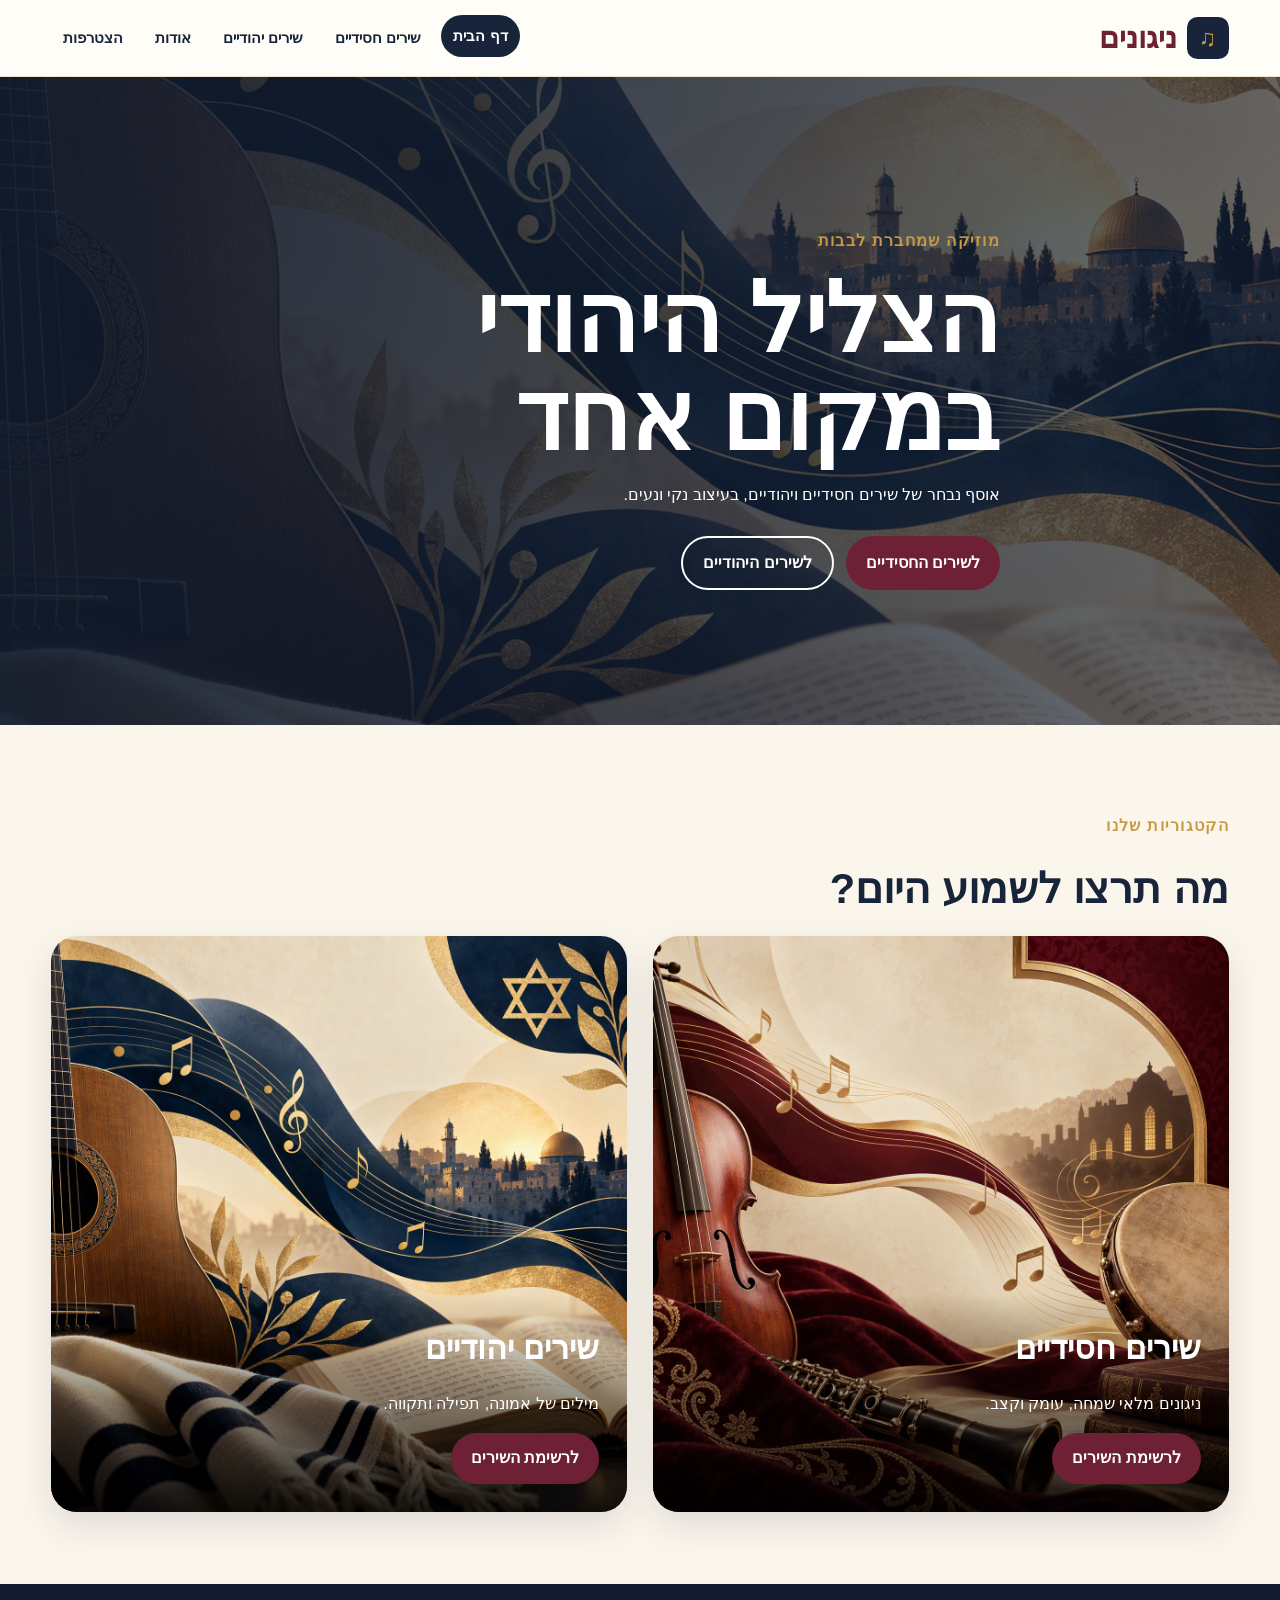
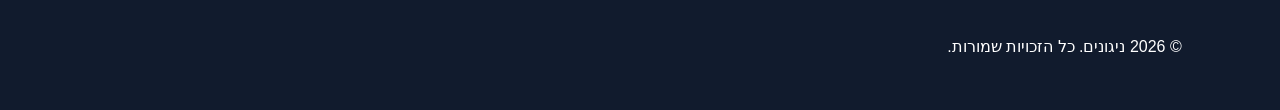
<file: index.html>
<!DOCTYPE html>
<html lang="he" dir="rtl">

<head>
    <meta charset="UTF-8">
    <meta name="viewport" content="width=device-width,initial-scale=1">
    <meta name="description" content="אתר מוזיקה יהודית וחסידית">
    <title>דף הבית | ניגונים</title>
    <link rel="icon" href="favicon.ico">
    <link rel="stylesheet" href="CSS-with-Hebrew-comments/common_commented.css">
    <link rel="stylesheet" href="CSS-with-Hebrew-comments/home_commented.css">
</head>

<body>
    <header class="site-header">
        <div class="header-inner"><a class="logo" href="index.html"><span
                    class="logo-mark">♫</span><span>ניגונים</span></a>
            <nav aria-label="ניווט ראשי">
                <ul class="nav-list">
                    <li><a class="nav-link active" href="index.html">דף הבית</a></li>
                    <li><a class="nav-link " href="pages/hasidic.html">שירים חסידיים</a></li>
                    <li><a class="nav-link " href="pages/jewish.html">שירים יהודיים</a></li>
                    <li><a class="nav-link " href="pages/about1.html">אודות</a></li>
                    <li><a class="nav-link " href="pages/join.html">הצטרפות</a></li>
                </ul>
            </nav>
        </div>
    </header>
    <main>
        <section class="home-hero">
            <div class="hero-content">
                <p class="eyebrow">מוזיקה שמחברת לבבות</p>
                <h1>הצליל היהודי<br>במקום אחד</h1>
                <p>אוסף נבחר של שירים חסידיים ויהודיים, בעיצוב נקי ונעים.</p>
                <div class="hero-actions"><a class="btn" href="pages/hasidic.html">לשירים החסידיים</a><a
                        class="btn secondary" href="pages/jewish.html">לשירים היהודיים</a></div>
            </div>
        </section>
        <section class="section">
            <div class="container">
                <p class="eyebrow">הקטגוריות שלנו</p>
                <h2 class="section-title">מה תרצו לשמוע היום?</h2>
                <div class="category-grid">
                    <article class="category-card"><img src="assets/images/hasidic-cover.png"
                            alt="איור מוזיקלי בגוני בורדו וזהב">
                        <div class="category-content">
                            <h2>שירים חסידיים</h2>
                            <p>ניגונים מלאי שמחה, עומק וקצב.</p><a class="btn" href="pages/hasidic.html">לרשימת
                                השירים</a>
                        </div>
                    </article>
                    <article class="category-card"><img src="assets/images/jewish-cover.png"
                            alt="איור מוזיקלי בגוני כחול וזהב">
                        <div class="category-content">
                            <h2>שירים יהודיים</h2>
                            <p>מילים של אמונה, תפילה ותקווה.</p><a class="btn" href="pages/jewish.html">לרשימת
                                השירים</a>
                        </div>
                    </article>
                </div>
            </div>
        </section>
        <!-- <section class="section">
            <div class="container">
                <div class="features">
                    <article class="feature">
                        <h3>♪ מבחר שירים</h3>
                        <p>שמונה שירים שנבחרו במיוחד.</p>
                    </article>
                    <article class="feature">
                        <h3>◈ עיצוב רספונסיבי</h3>
                        <p>התאמה למחשב, לטאבלט ולטלפון.</p>
                    </article>
                    <article class="feature">
                        <h3>♡ קהילה מוזיקלית</h3>
                        <p>טופס הצטרפות פשוט ונוח.</p>
                    </article>
                </div>
            </div>
        </section> -->
    </main>
    <footer class="site-footer">
        <div class="footer-inner">
            <p>© 2026 ניגונים. כל הזכויות שמורות.</p>
            <!-- <ul class="footer-links">
                <li><a href="pages/about.html">אודות</a></li>
                <li><a href="pages/join.html">יצירת קשר</a></li>
            </ul> -->
        </div>
    </footer>
</body>

</html>
</file>
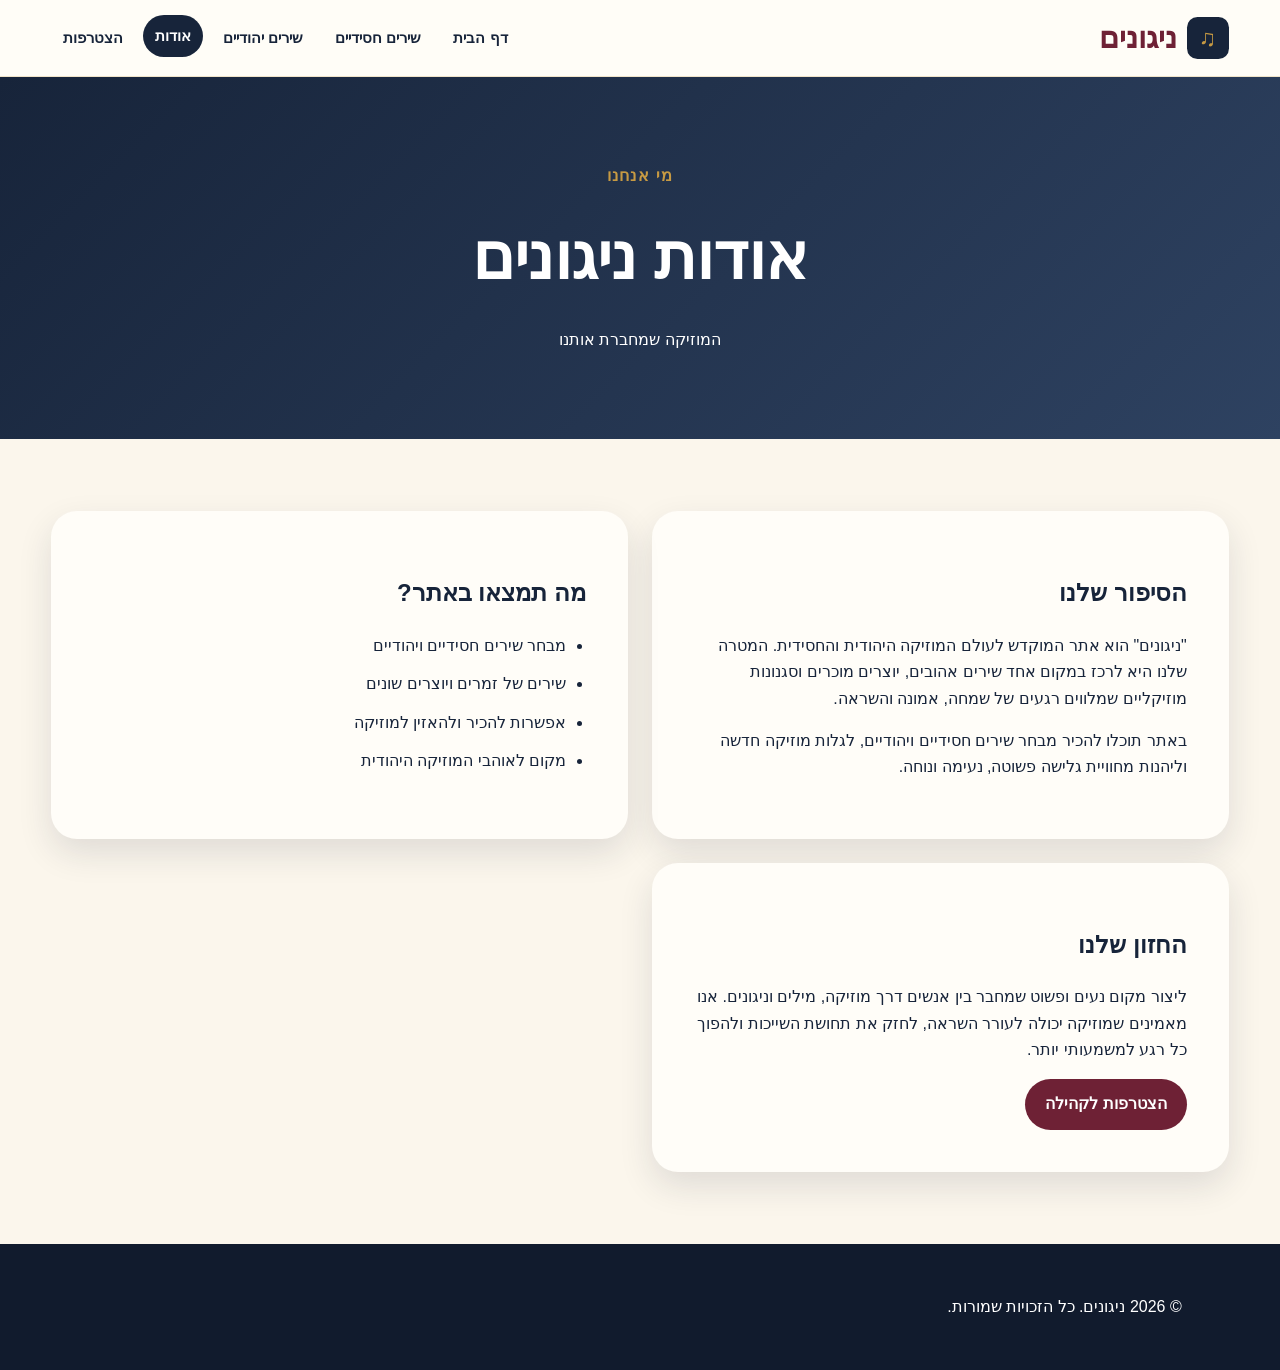
<file: pages/about1.html>
<!DOCTYPE html>
<html lang="he" dir="rtl">
<head>
    <meta charset="UTF-8">
    <meta name="viewport" content="width=device-width, initial-scale=1.0">
    <meta name="description" content="אודות אתר ניגונים למוזיקה יהודית וחסידית">
    <title>אודות | ניגונים</title>

    <link rel="icon" href="../favicon.ico">
    <link rel="stylesheet" href="../CSS-with-Hebrew-comments/common_commented.css">
    <link rel="stylesheet" href="../CSS-with-Hebrew-comments/forms_commented.css">
</head>
<body>

    <header class="site-header">
        <div class="header-inner">
            <a class="logo" href="../index.html">
                <span class="logo-mark">♫</span>
                <span>ניגונים</span>
            </a>

            <nav aria-label="ניווט ראשי">
                <ul class="nav-list">
                    <li><a class="nav-link" href="../index.html">דף הבית</a></li>
                    <li><a class="nav-link" href="hasidic.html">שירים חסידיים</a></li>
                    <li><a class="nav-link" href="jewish.html">שירים יהודיים</a></li>
                    <li><a class="nav-link active" href="about1.html">אודות</a></li>
                    <li><a class="nav-link" href="join.html">הצטרפות</a></li>
                </ul>
            </nav>
        </div>
    </header>

    <main>
        <section class="page-hero">
            <p class="eyebrow">מי אנחנו</p>
            <h1>אודות ניגונים</h1>
            <p>המוזיקה שמחברת אותנו</p>
        </section>

        <section class="section">
            <div class="container about-grid">

                <article class="about-card">
                    <h2>הסיפור שלנו</h2>

                    <p>
                        "ניגונים" הוא אתר המוקדש לעולם המוזיקה היהודית והחסידית.
                        המטרה שלנו היא לרכז במקום אחד שירים אהובים, יוצרים מוכרים
                        וסגנונות מוזיקליים שמלווים רגעים של שמחה, אמונה והשראה.
                    </p>

                    <p>
                        באתר תוכלו להכיר מבחר שירים חסידיים ויהודיים,
                        לגלות מוזיקה חדשה וליהנות מחוויית גלישה פשוטה,
                        נעימה ונוחה.
                    </p>
                </article>

                <article class="about-card">
                    <h2>מה תמצאו באתר?</h2>

                    <ul class="benefits">
                        <li>מבחר שירים חסידיים ויהודיים</li>
                        <li>שירים של זמרים ויוצרים שונים</li>
                        <li>אפשרות להכיר ולהאזין למוזיקה</li>
                        <li>מקום לאוהבי המוזיקה היהודית</li>
                    </ul>
                </article>

                <article class="about-card">
                    <h2>החזון שלנו</h2>

                    <p>
                        ליצור מקום נעים ופשוט שמחבר בין אנשים דרך מוזיקה,
                        מילים וניגונים. אנו מאמינים שמוזיקה יכולה לעורר השראה,
                        לחזק את תחושת השייכות ולהפוך כל רגע למשמעותי יותר.
                    </p>

                    <a class="btn" href="join.html">הצטרפות לקהילה</a>
                </article>

            </div>
        </section>
    </main>

    <footer class="site-footer">
        <div class="footer-inner">
            <p>© 2026 ניגונים. כל הזכויות שמורות.</p>

            <!-- <ul class="footer-links">
                <li><a href="about.html">אודות</a></li>
                <li><a href="join.html">יצירת קשר</a></li>
            </ul> -->
        </div>
    </footer>

</body>
</html>
</file>
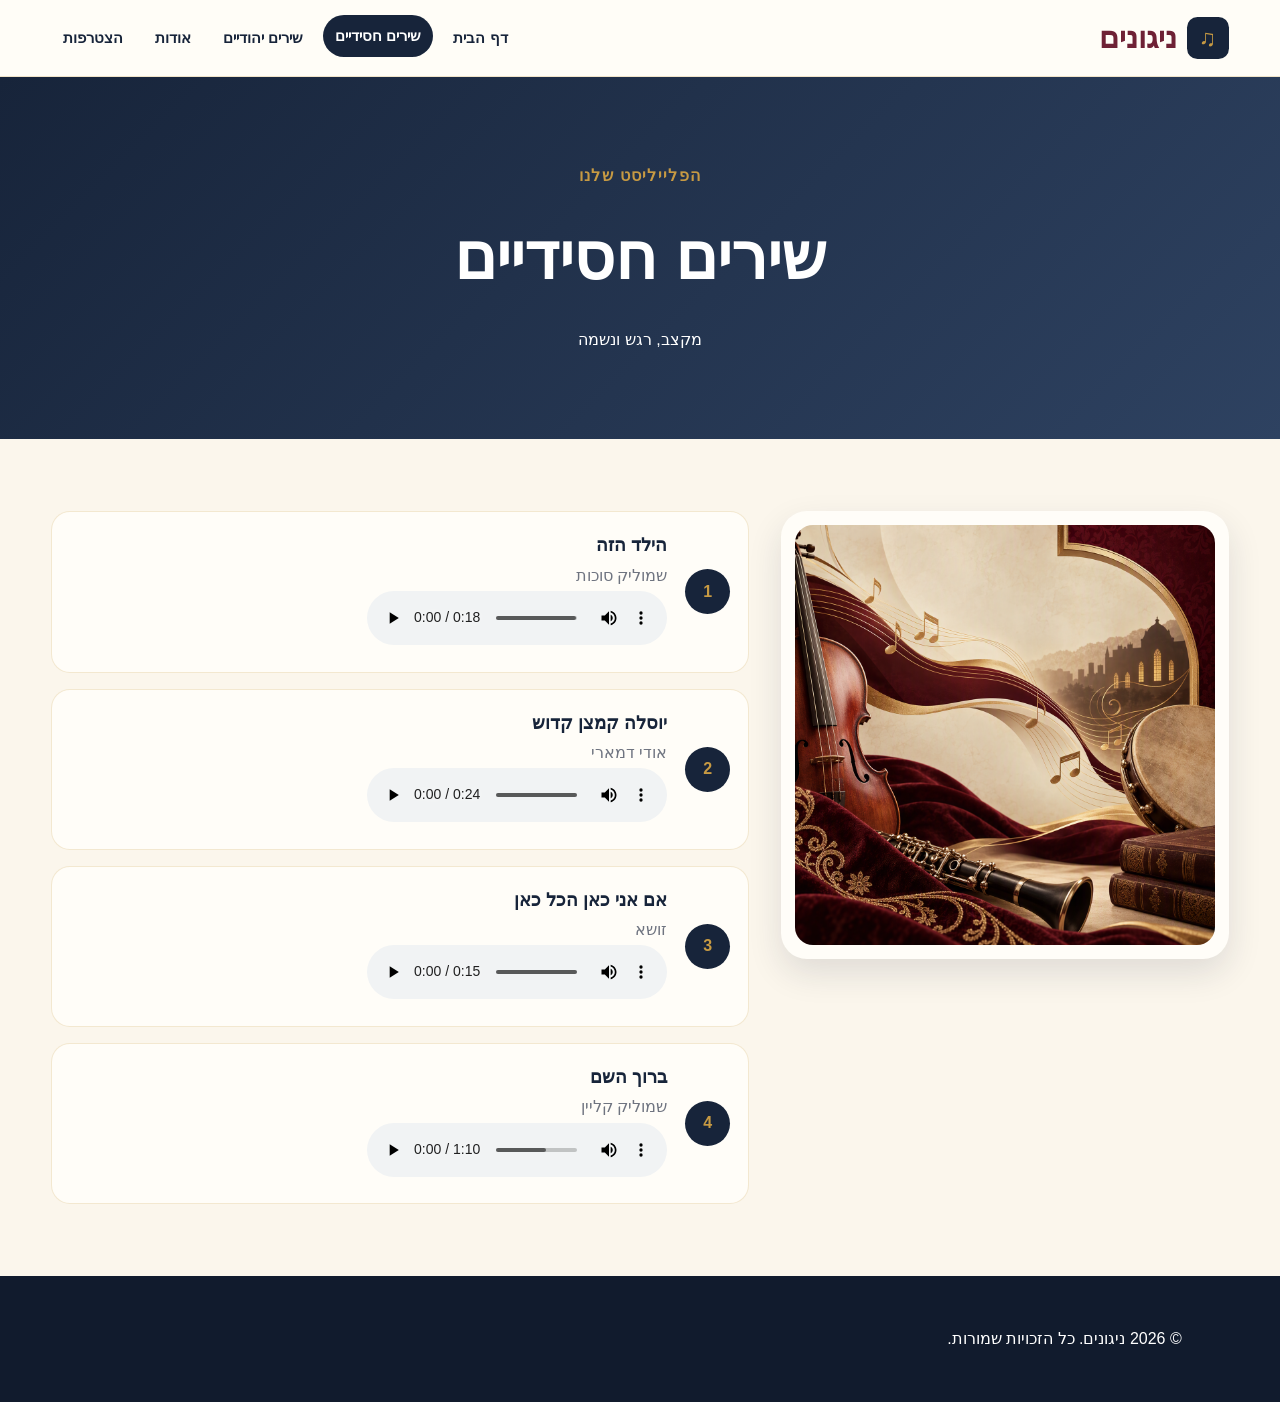
<file: pages/hasidic.html>
<!DOCTYPE html>
<html lang="he" dir="rtl">

<head>
    <meta charset="UTF-8">
    <meta name="viewport" content="width=device-width,initial-scale=1">
    <meta name="description" content="אתר מוזיקה יהודית וחסידית">
    <title>שירים חסידיים | ניגונים</title>
    <link rel="icon" href="../favicon.ico">
    <link rel="stylesheet" href="../CSS-with-Hebrew-comments/common_commented.css">
    <link rel="stylesheet" href="../CSS-with-Hebrew-comments/songs_commented.css">
</head>

<body>
    <header class="site-header">
        <div class="header-inner"><a class="logo" href="../index.html"><span
                    class="logo-mark">♫</span><span>ניגונים</span></a>
            <nav aria-label="ניווט ראשי">
                <ul class="nav-list">
                    <li><a class="nav-link " href="../index.html">דף הבית</a></li>
                    <li><a class="nav-link active" href="../pages/hasidic.html">שירים חסידיים</a></li>
                    <li><a class="nav-link " href="../pages/jewish.html">שירים יהודיים</a></li>
                    <li><a class="nav-link " href="../pages/about1.html">אודות</a></li>
                    <li><a class="nav-link " href="../pages/join.html">הצטרפות</a></li>
                </ul>
            </nav>
        </div>
    </header>
    <main>
        <section class="page-hero">
            <p class="eyebrow">הפלייליסט שלנו</p>
            <h1>שירים חסידיים</h1>
            <p>מקצב, רגש ונשמה</p>
        </section>
        <section class="section">
            <div class="container songs-layout">
                <aside class="cover-panel"><img src="../assets/images/hasidic-cover.png"
                        alt="עטיפת קטגוריית שירים חסידיים">
                    <!-- <div class="media-box" id="demo"><strong>דוגמת קובץ מוזיקה</strong>
                        <p>צליל מקורי קצר לצורך הדגמת תגית audio בפרויקט.</p>
                        <audio controls>
                            <source src="../assets/media/demo-chime.wav" type="audio/wav">הדפדפן אינו תומך בנגן.
                        </audio>
                    </div> -->
                </aside>
                <section class="song-list" aria-label="רשימת שירים">
                    <article class="song-card"><span class="song-number">1</span>
                        <div class="song-info">
                            <h2>הילד הזה</h2>
                            <p>שמוליק סוכות</p>
                             <audio controls>
                            <source src="../assets/media/hayeled-haze.mp3" type="audio/wav">הדפדפן אינו תומך בנגן.
                        </audio>
                        </div>
                    </article>
                    <article class="song-card"><span class="song-number">2</span>
                        <div class="song-info">
                            <h2>יוסלה קמצן קדוש</h2>
                            <p>אודי דמארי</p>
                             <audio controls>
                            <source src="../assets/media/yosale-kamztan-kadosh.mp3" type="audio/wav">הדפדפן אינו תומך בנגן.
                        </audio>
                        </div>
                    </article>
                    <article class="song-card"><span class="song-number">3</span>
                        <div class="song-info">
                            <h2>אם אני כאן הכל כאן</h2>
                            <p>זושא</p>
                             <audio controls>
                            <source src="../assets/media/don't leave me on my own.mp3" type="audio/wav">הדפדפן אינו תומך בנגן.
                        </audio>
                        </div>
                    </article>
                    <article class="song-card"><span class="song-number">4</span>
                        <div class="song-info">
                            <h2>ברוך השם</h2>
                            <p>שמוליק קליין</p>
                             <audio controls>
                            <source src="../assets/media/baruch-hashem.mp3" type="audio/wav">הדפדפן אינו תומך בנגן.
                        </audio>
                        </div>
                    </article>
                </section>
            </div>
        </section>
    </main>
    <footer class="site-footer">
        <div class="footer-inner">
            <p>© 2026 ניגונים. כל הזכויות שמורות.</p>
            <!-- <ul class="footer-links">
                <li><a href="../pages/about.html">אודות</a></li>
                <li><a href="../pages/join.html">יצירת קשר</a></li>
            </ul> -->
        </div>
    </footer>
</body>

</html>
</file>
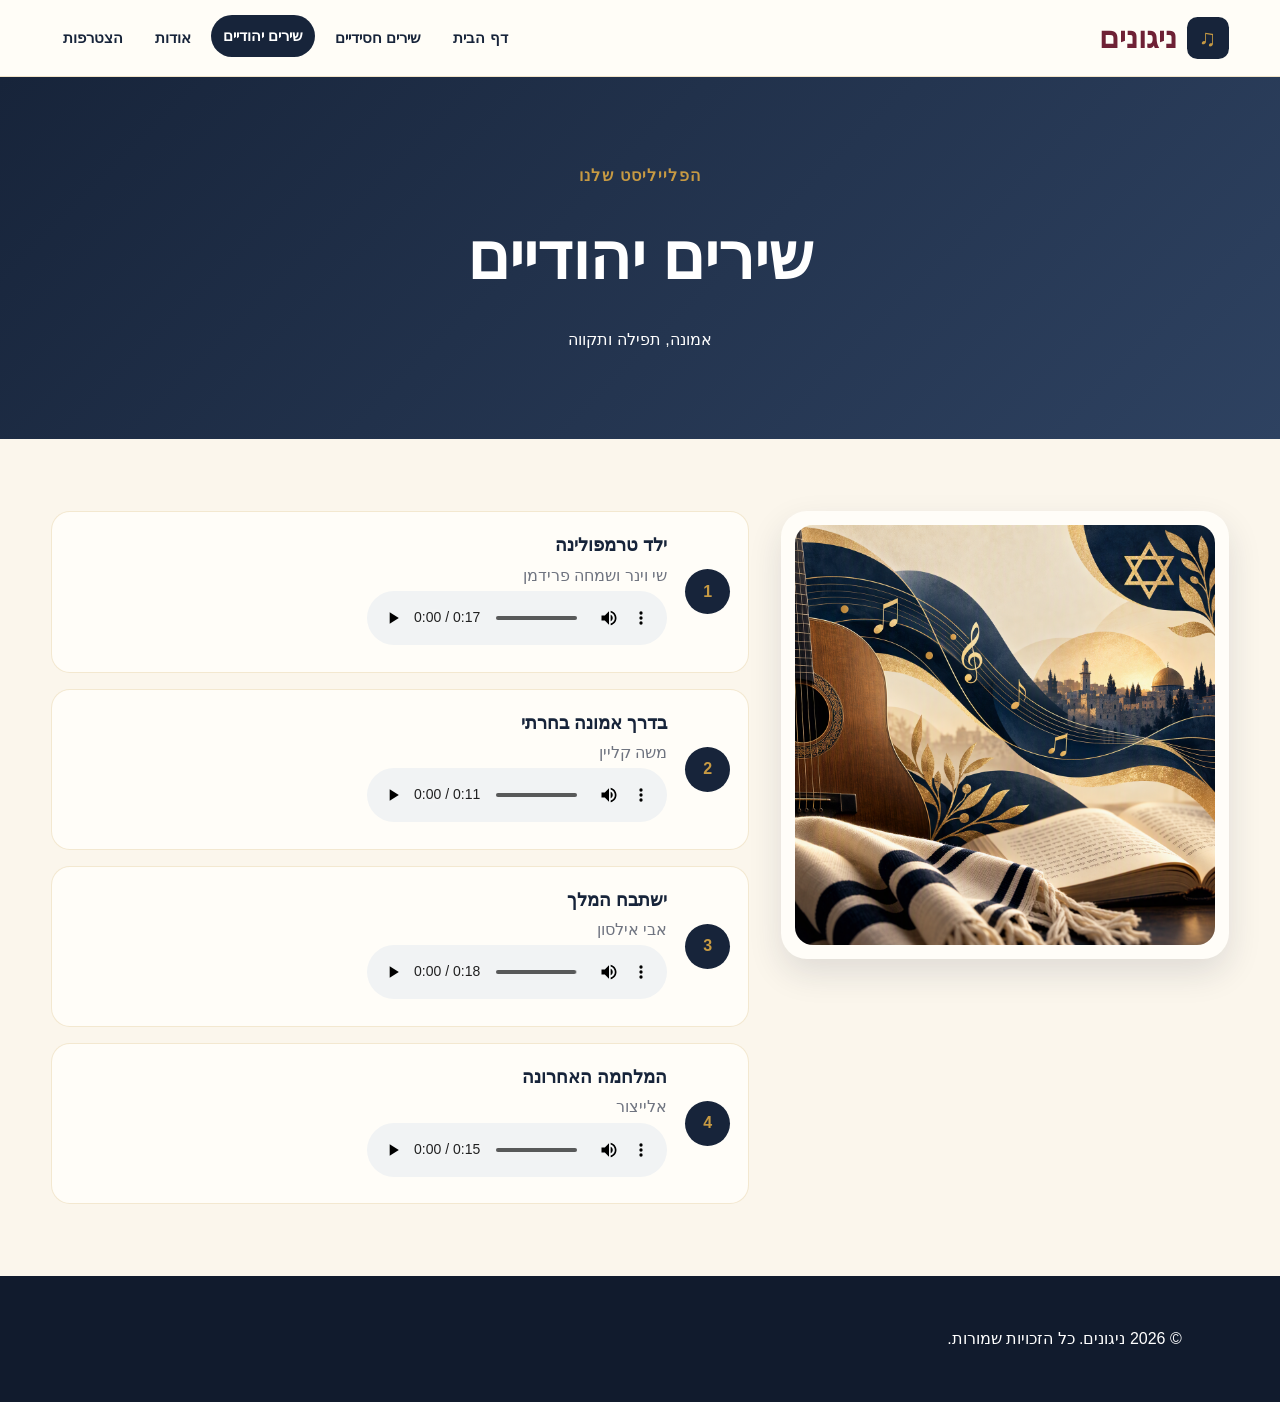
<file: pages/jewish.html>
<!DOCTYPE html>
<html lang="he" dir="rtl">

<head>
    <meta charset="UTF-8">
    <meta name="viewport" content="width=device-width,initial-scale=1">
    <meta name="description" content="אתר מוזיקה יהודית וחסידית">
    <title>שירים יהודיים | ניגונים</title>
    <link rel="icon" href="../favicon.ico">
    <link rel="stylesheet" href="../CSS-with-Hebrew-comments/common_commented.css">
    <link rel="stylesheet" href="../CSS-with-Hebrew-comments/songs_commented.css">
</head>

<body>
    <header class="site-header">
        <div class="header-inner"><a class="logo" href="../index.html"><span
                    class="logo-mark">♫</span><span>ניגונים</span></a>
            <nav aria-label="ניווט ראשי">
                <ul class="nav-list">
                    <li><a class="nav-link " href="../index.html">דף הבית</a></li>
                    <li><a class="nav-link " href="../pages/hasidic.html">שירים חסידיים</a></li>
                    <li><a class="nav-link active" href="../pages/jewish.html">שירים יהודיים</a></li>
                    <li><a class="nav-link " href="../pages/about1.html">אודות</a></li>
                    <li><a class="nav-link " href="../pages/join.html">הצטרפות</a></li>
                </ul>
            </nav>
        </div>
    </header>
    <main>
        <section class="page-hero">
            <p class="eyebrow">הפלייליסט שלנו</p>
            <h1>שירים יהודיים</h1>
            <p>אמונה, תפילה ותקווה</p>
        </section>
        <section class="section">
            <div class="container songs-layout">
                <aside class="cover-panel">
                    <img src="../assets/images/jewish-cover.png"
                        alt="עטיפת קטגוריית שירים יהודיים">
                    <!-- <div class="media-box" id="demo">
                        <strong>דוגמת קובץ מוזיקה</strong>
                        <p>צליל מקורי קצר לצורך הדגמת תגית audio בפרויקט.</p>
                        <audio controls>
                            <source src="../assets/media/yeled-trampolina.mp3" type="audio/mp3">הדפדפן אינו תומך בנגן.
                        </audio>
                    </div> -->
                </aside>
                <section class="song-list" aria-label="רשימת שירים">
                    <article class="song-card"><span class="song-number">1</span>
                        <div class="song-info">
                            <h2>ילד טרמפולינה</h2>
                            <p>שי וינר ושמחה פרידמן</p>
                            <audio controls>
                            <source src="../assets/media/yeled-trampolina.mp3" type="audio/mp3">הדפדפן אינו תומך בנגן.
                        </audio>
                        </div>
                    </article>
                    <article class="song-card"><span class="song-number">2</span>
                        <div class="song-info">
                            <h2>בדרך אמונה בחרתי</h2>
                            <p>משה קליין</p>
                            <audio controls>
                            <source src="../assets/media/bederech-emuna.mp3" type="audio/mp3">הדפדפן אינו תומך בנגן.
                        </audio>
                        </div>
                    </article>
                    <article class="song-card"><span class="song-number">3</span>
                        <div class="song-info">
                            <h2>ישתבח המלך</h2>
                            <p>אבי אילסון</p>
                            <audio controls>
                            <source src="../assets/media/yishtabach-hamelech.mp3" type="audio/mp3">הדפדפן אינו תומך בנגן.
                        </audio>
                        </div>
                    </article>
                    <article class="song-card"><span class="song-number">4</span>
                        <div class="song-info">
                            <h2>המלחמה האחרונה</h2>
                            <p>אלייצור</p>
                             <audio controls>
                            <source src="../assets/media/hamilchama-hachrona.mp3" type="audio/mp3">הדפדפן אינו תומך בנגן.
                        </audio>
                        </div>
                    </article>
                </section>
            </div>
        </section>
    </main>
    <footer class="site-footer">
        <div class="footer-inner">
            <p>© 2026 ניגונים. כל הזכויות שמורות.</p>
            <!-- <ul class="footer-links">
                <li><a href="../pages/about.html">אודות</a></li>
                <li><a href="../pages/join.html">יצירת קשר</a></li>
            </ul> -->
        </div>
    </footer>
</body>

</html>
</file>
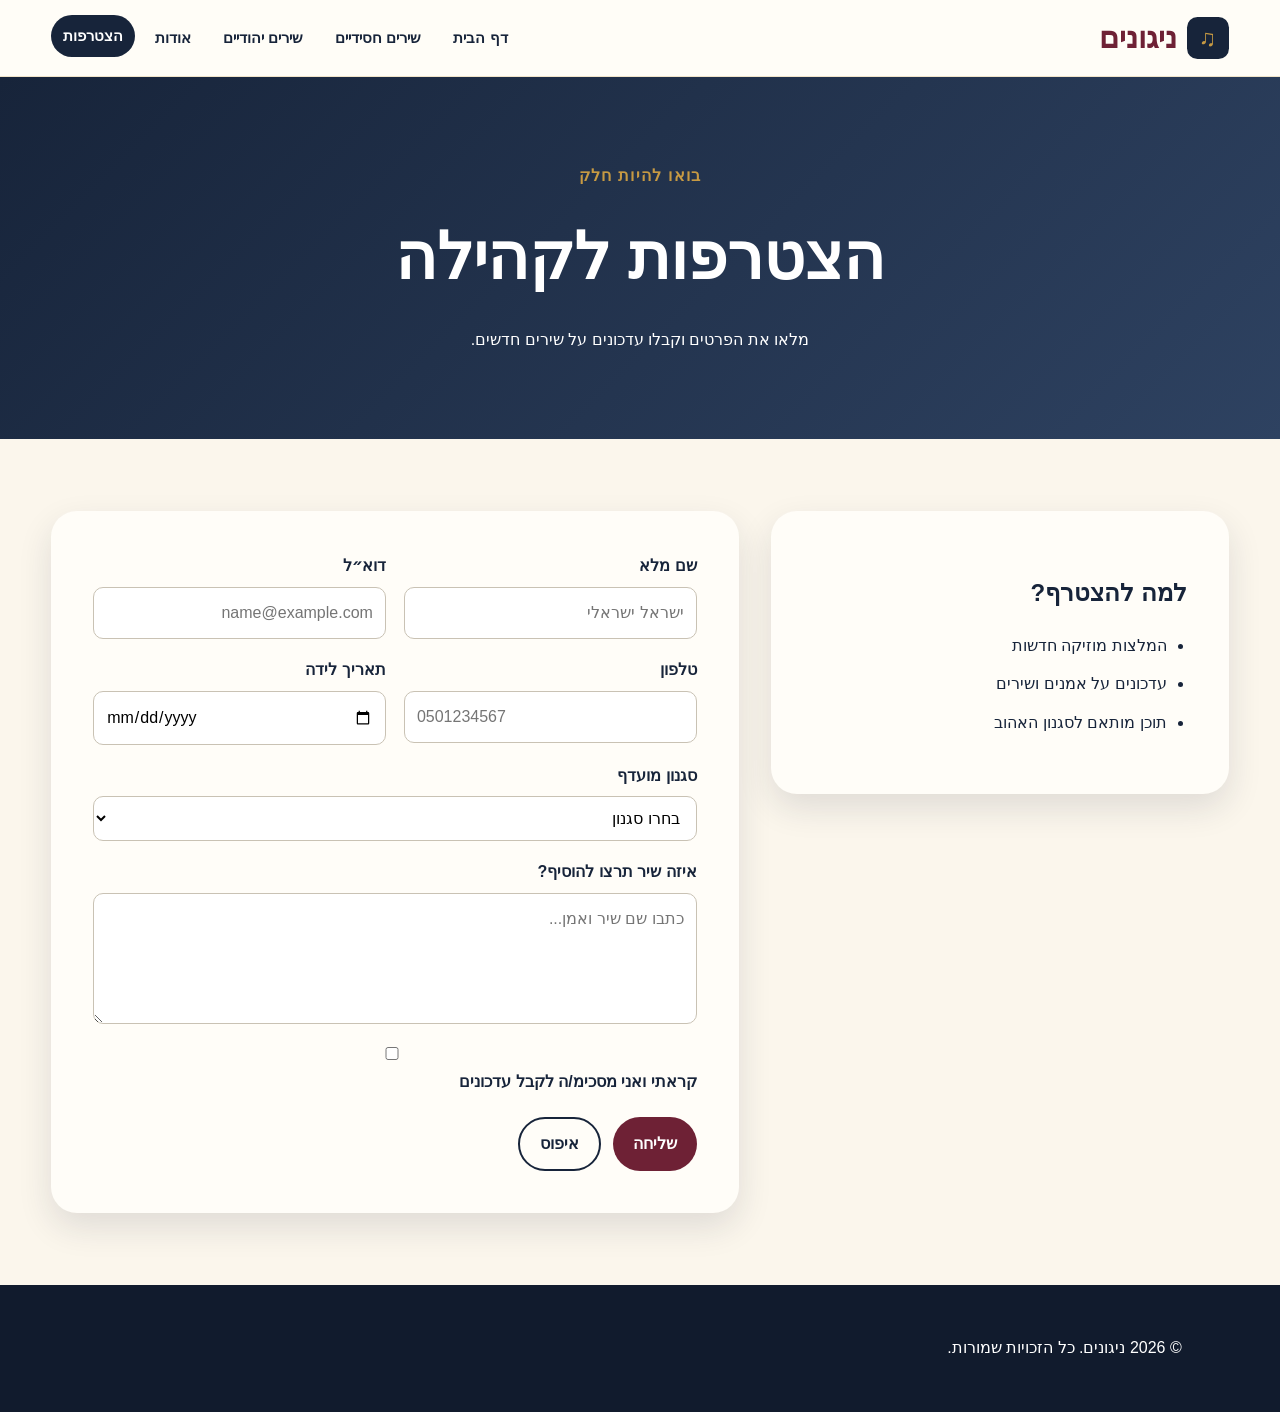
<file: pages/join.html>
<!DOCTYPE html>
<html lang="he" dir="rtl">

<head>
    <meta charset="UTF-8">
    <meta name="viewport" content="width=device-width,initial-scale=1">
    <meta name="description" content="אתר מוזיקה יהודית וחסידית">
    <title>הצטרפות | ניגונים</title>
    <link rel="icon" href="../favicon.ico">
    <link rel="stylesheet" href="../CSS-with-Hebrew-comments/common_commented.css">
    <link rel="stylesheet" href="../CSS-with-Hebrew-comments/forms_commented.css">
</head>

<body>
    <header class="site-header">
        <div class="header-inner"><a class="logo" href="../index.html"><span
                    class="logo-mark">♫</span><span>ניגונים</span></a>
            <nav aria-label="ניווט ראשי">
                <ul class="nav-list">
                    <li><a class="nav-link " href="../index.html">דף הבית</a></li>
                    <li><a class="nav-link " href="../pages/hasidic.html">שירים חסידיים</a></li>
                    <li><a class="nav-link " href="../pages/jewish.html">שירים יהודיים</a></li>
                    <li><a class="nav-link " href="../pages/about1.html">אודות</a></li>
                    <li><a class="nav-link active" href="../pages/join.html">הצטרפות</a></li>
                </ul>
            </nav>
        </div>
    </header>
    <main>
        <section class="page-hero">
            <p class="eyebrow">בואו להיות חלק</p>
            <h1>הצטרפות לקהילה</h1>
            <p>מלאו את הפרטים וקבלו עדכונים על שירים חדשים.</p>
        </section>
        <section class="section">
            <div class="container form-wrap">
                <aside class="info-card">
                    <h2>למה להצטרף?</h2>
                    <ul class="benefits">
                        <li>המלצות מוזיקה חדשות</li>
                        <li>עדכונים על אמנים ושירים</li>
                        <li>תוכן מותאם לסגנון האהוב</li>
                    </ul>
                </aside>
                <form class="join-form" action="success.html" method="get">
                    <div class="form-grid">
                        <div class="field"><label for="full-name">שם מלא</label><input type="text" id="full-name"
                                name="fullName" required minlength="2" placeholder="ישראל ישראלי"></div>
                        <div class="field"><label for="email">דוא״ל</label><input type="email" id="email" name="email"
                                required placeholder="name@example.com"></div>
                        <div class="field"><label for="phone">טלפון</label><input type="tel" id="phone" name="phone"
                                pattern="0[0-9]{8,9}" placeholder="0501234567"></div>
                        <div class="field"><label for="birth-date">תאריך לידה</label><input type="date" id="birth-date"
                                name="birthDate"></div>
                        <div class="field full"><label for="style">סגנון מועדף</label><select id="style" name="style"
                                required>
                                <option value="">בחרו סגנון</option>
                                <option>שירים חסידיים</option>
                                <option>שירים יהודיים</option>
                                <option>שניהם</option>
                            </select></div>
                        <div class="field full"><label for="message">איזה שיר תרצו להוסיף?</label><textarea id="message"
                                name="message" rows="4" maxlength="200" placeholder="כתבו שם שיר ואמן..."></textarea>
                        </div>
                        <div class="field full"><label><input type="checkbox" name="terms" required> קראתי ואני מסכימ/ה
                                לקבל עדכונים</label></div>
                    </div>
                    <div class="form-actions"><button class="btn" type="submit">שליחה</button><button
                            class="btn secondary" type="reset">איפוס</button></div>
                </form>
            </div>
        </section>
    </main>
    <footer class="site-footer">
        <div class="footer-inner">
            <p>© 2026 ניגונים. כל הזכויות שמורות.</p>
            <!-- <ul class="footer-links">
                <li><a href="../pages/about.html">אודות</a></li>
                <li><a href="../pages/join.html">יצירת קשר</a></li>
            </ul> -->
        </div>
    </footer>
</body>

</html>
</file>
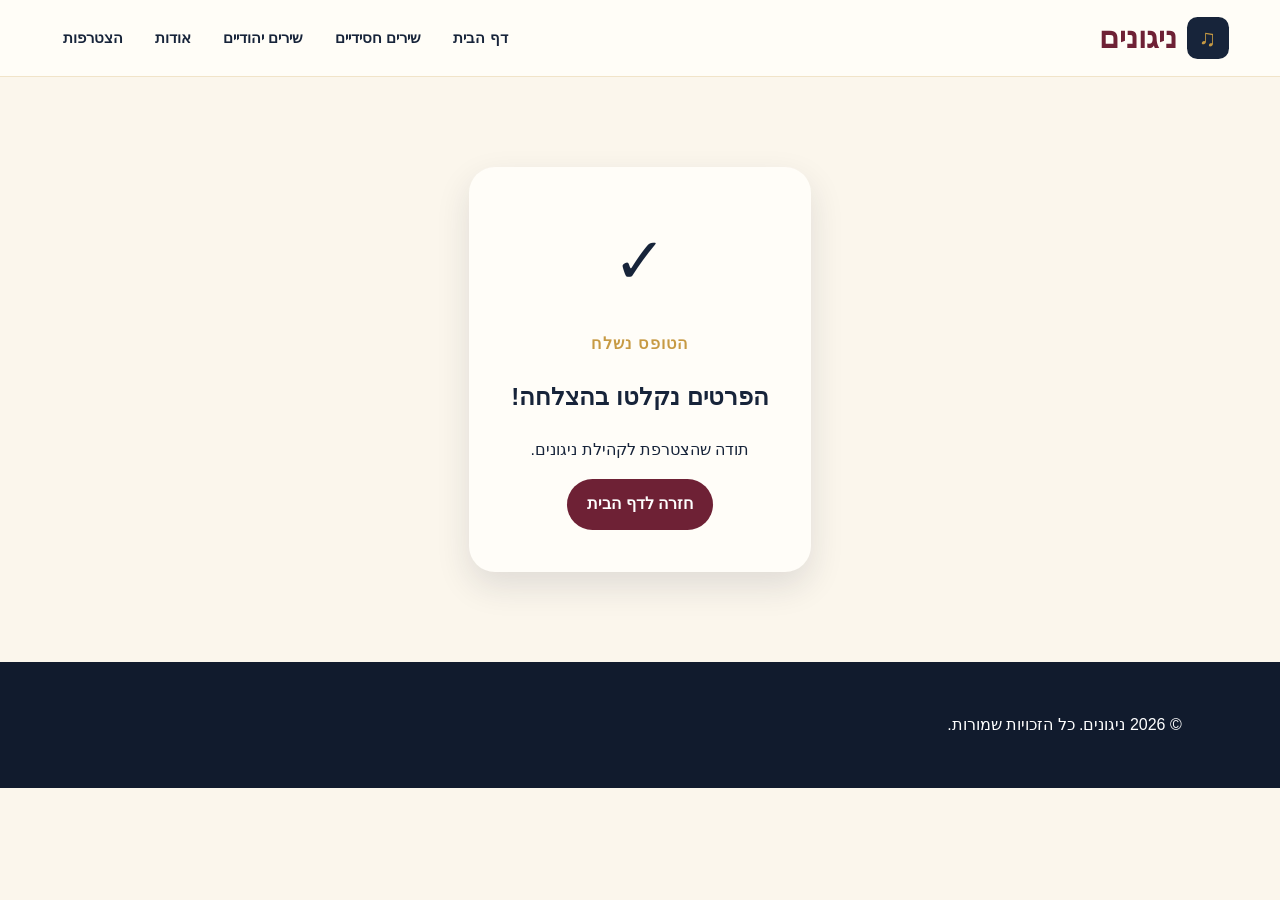
<file: pages/success.html>
<!DOCTYPE html>
<html lang="he" dir="rtl">

<head>
    <meta charset="UTF-8">
    <meta name="viewport" content="width=device-width,initial-scale=1">
    <meta name="description" content="אתר מוזיקה יהודית וחסידית">
    <title>הצלחה | ניגונים</title>
    <link rel="icon" href="../favicon.ico">
    <link rel="stylesheet" href="../CSS-with-Hebrew-comments/common_commented.css">
    <link rel="stylesheet" href="../CSS-with-Hebrew-comments/forms_commented.css">
</head>

<body>
    <header class="site-header">
        <div class="header-inner"><a class="logo" href="../index.html"><span
                    class="logo-mark">♫</span><span>ניגונים</span></a>
            <nav aria-label="ניווט ראשי">
                <ul class="nav-list">
                    <li><a class="nav-link " href="../index.html">דף הבית</a></li>
                    <li><a class="nav-link " href="../pages/hasidic.html">שירים חסידיים</a></li>
                    <li><a class="nav-link " href="../pages/jewish.html">שירים יהודיים</a></li>
                    <li><a class="nav-link " href="../pages/about1.html">אודות</a></li>
                    <li><a class="nav-link " href="../pages/join.html">הצטרפות</a></li>
                </ul>
            </nav>
        </div>
    </header>
    <main class="success-layout">
        <section class="success-card">
            <div class="success-icon">✓</div>
            <p class="eyebrow">הטופס נשלח</p>
            <h1>הפרטים נקלטו בהצלחה!</h1>
            <p>תודה שהצטרפת לקהילת ניגונים.</p><a class="btn" href="../index.html">חזרה לדף הבית</a>
        </section>
    </main>
    <footer class="site-footer">
        <div class="footer-inner">
            <p>© 2026 ניגונים. כל הזכויות שמורות.</p>
            <!-- <ul class="footer-links">
                <li><a href="../pages/about.html">אודות</a></li>
                <li><a href="../pages/join.html">יצירת קשר</a></li>
            </ul> -->
        </div>
    </footer>
</body>

</html>
</file>
<file: CSS-with-Hebrew-comments/common_commented.css>
:root {
    --ink: #17243a;
    /* צבע כחול כהה שמשמש בעיקר לטקסט ורקעים */
    --cream: #fbf6ec;
    /* צבע קרם לרקע הכללי של האתר */
    --gold: #c79a43;
    /* צבע זהב להדגשות */
    --wine: #6e2135;
    /* צבע בורדו לכפתורים ואלמנטים בולטים */
    --paper: #fffdf8;
    /* צבע בהיר לכרטיסים */
    --muted: #6f7480;
    /* צבע אפור לטקסט משני */
    --shadow: 0 14px 34px rgba(23, 36, 58, .12);
    /* צל קבוע לכרטיסים */
}

* {
    box-sizing: border-box;
    /* גורם ל-padding ול-border להיכלל בתוך הרוחב והגובה */
}

html {
    scroll-behavior: smooth;
    /* יוצר גלילה חלקה בקישורים שעוברים למקום אחר באותו דף */
}

body {
    margin: 0;
    /* מבטל את הרווח האוטומטי שהדפדפן מוסיף מסביב לדף */
    direction: rtl;
    /* מגדיר כתיבה מימין לשמאל */
    font-family: Arial, "Noto Sans Hebrew", sans-serif;
    /* מגדיר את סוג הגופן */
    color: var(--ink);
    /* מגדיר את צבע הטקסט הכללי */
    background: var(--cream);
    /* מגדיר את צבע הרקע של האתר */
    line-height: 1.65;
    /* מגדיר מרווח בין שורות הטקסט */
}

a {
    color: inherit;
    /* גורם לקישור לקבל את צבע הטקסט של האלמנט שבו הוא נמצא */
    text-decoration: none;
    /* מוריד את הקו התחתון של הקישורים */
}

img {
    max-width: 100%;
    /* מונע מתמונה להיות רחבה יותר מהאזור שלה */
    display: block;
    /* מציג את התמונה כאלמנט בלוק ומונע רווח קטן מתחתיה */
}

.site-header {
    position: sticky;
    /* משאיר את ה-Header מוצמד בזמן גלילה */
    top: 0;
    /* מצמיד אותו לחלק העליון של המסך */
    z-index: 20;
    /* גורם ל-Header להופיע מעל אלמנטים אחרים */
    background: rgba(255, 253, 248, .94);
    /* רקע בהיר עם מעט שקיפות */
    backdrop-filter: blur(10px);
    /* מטשטש מעט את מה שנמצא מאחורי ה-Header */
    border-bottom: 1px solid rgba(199, 154, 67, .26);
    /* מוסיף קו דק בתחתית ה-Header */
}

.header-inner {
    /* width: min(1120px, 92%);  */
    width: 92%;
    /* הרוחב יהיה 92% מהמסך אך לא יותר מ-1120px */
    min-height: 76px;
    /* מגדיר גובה מינימלי */
    margin: auto;
    /* ממרכז את האזור לרוחב */
    display: flex;
    /* מסדר את הלוגו והתפריט בשורה בעזרת Flexbox */
    align-items: center;
    /* ממרכז את האלמנטים לגובה */
    justify-content: space-between;
    /* מפזר את האלמנטים עם רווח ביניהם */
    gap: 24px;
    /* רווח בין האלמנטים */
}

.logo {
    display: flex;
    /* מסדר את סמל הלוגו והמלל בשורה */
    align-items: center;
    /* ממרכז אותם לגובה */
    gap: 10px;
    /* מוסיף רווח בין הסמל למלל */
    font-weight: 800;
    /* הופך את הטקסט למודגש מאוד */
    font-size: 30px;
    /* מגדיל את גודל הטקסט של הלוגו */
    color: var(--wine);
    /* מגדיר ללוגו צבע בורדו */
}

.logo-mark {
    display: grid;
    /* משתמש ב-Grid כדי למרכז את הסמל */
    place-items: center;
    /* ממרכז את הסמל גם לרוחב וגם לגובה */
    width: 42px;
    /* רוחב העיגול */
    height: 42px;
    /* גובה העיגול */
    border-radius: 25%;
    /* הופך את האלמנט לעיגול */
    background: var(--ink);
    /* צבע הרקע של העיגול */
    color: var(--gold);
    /* צבע תו המוזיקה */
    font-size: 1.45rem;
    /* גודל תו המוזיקה */
    animation: pulse 3s ease-in-out infinite;
    /* מפעיל את אנימציית pulse  כל 3 שניות ללא הפסקה מתתחיל לאט וממשיך מהר ומסתיים לאט*/
}

.nav-list {
    display: flex;
    /* מסדר את פריטי התפריט בשורה */
    align-items: center;
    /* ממרכז את הפריטים לגובה */
    gap: 8px;
    /* רווח בין פריטי התפריט */
    list-style: none;
    /* מוריד את הנקודות של רשימת ul */
    margin: 0;
    /* מבטל margin אוטומטי */
    padding: 0;
    /* מבטל padding אוטומטי */
    flex-wrap: wrap;
    /* מאפשר לפריטים לעבור לשורה חדשה כשאין מקום */
}

.nav-link {
    display: block;
    /* מאפשר לתת לקישור padding בצורה נוחה */
    padding: 9px 12px;
    /* רווח פנימי בתוך כל קישור */
    border-radius: 999px;
    /* יוצר קצוות עגולים מאוד */
    font-weight: 700;
    /* טקסט מודגש */
    font-size: .93rem;
    /* גודל הטקסט */
    transition: .25s;
    /* יוצר מעבר חלק בשינויי העיצוב */
}

.nav-link:hover,
.nav-link:focus-visible,
.nav-link.active {
    background: var(--ink);
    /* רקע כחול כהה לקישור פעיל או במעבר עכבר */
    color: white;
    /* הופך את הטקסט ללבן */
    transform: translateY(-2px);
    /* מעלה את הקישור 2px למעלה */
}

main {
    min-height: 65vh;
    /* נותן לתוכן הראשי גובה מינימלי של 65% מגובה המסך */
}

.page-hero {
    padding: 70px 4%;
    /* מוסיף רווח פנימי למעלה/למטה ומהצדדים */
    text-align: center;
    /* ממרכז את הטקסט */
    background: linear-gradient(135deg, var(--ink), #2e4261);
    /* יוצר רקע הדרגתי בשני גווני כחול */
    color: white;
    /* מגדיר את הטקסט ללבן */
}

.page-hero h1 {
    margin: 10px 0;
    /* רווח קטן מעל ומתחת לכותרת */
    font-size: clamp(2rem, 6vw, 4rem);
    /* גודל כותרת רספונסיבי בין 2rem ל-4rem */
    /* משנה את הוגדל לפלאפון */
}

.eyebrow {
    color: var(--gold);
    /* צבע זהב לטקסט הקטן שמעל הכותרת */
    font-weight: 800;
    /* טקסט מודגש מאוד */
    letter-spacing: .08em;
    /* מוסיף מעט רווח בין האותיות */
}

.container {
    width: 92%;
    /* רוחב של 92% אך לא יותר מ-1120px */
    margin: auto;
    /* ממרכז את התוכן */
}

.section {
    padding: 72px 0;
    /* מוסיף רווח למעלה ולמטה של כל section */
}

.section-title {
    font-size: clamp(1.7rem, 4vw, 2.6rem);
    /* גודל כותרת שמתאים את עצמו למסך */
    margin: 0 0 12px;
    /* מוסיף רווח של 12px מתחת לכותרת */
}

.lead {
    max-width: 700px;
    /* מגביל את רוחב הטקסט כדי שיהיה נוח לקריאה */
    color: var(--muted);
    /* צבע אפור לטקסט משני */
    font-size: 1.08rem;
    /* מגדיל מעט את הטקסט */
}

.btn {
    display: inline-flex;
    /* מאפשר סידור פנימי עם Flex בלי לתפוס שורה שלמה */
    align-items: center;
    /* ממרכז את תוכן הכפתור לגובה */
    justify-content: center;
    /* ממרכז את תוכן הכפתור לרוחב */
    gap: 8px;
    /* רווח בין פריטים בתוך הכפתור */
    padding: 12px 20px;
    /* רווח פנימי בכפתור */
    border: 0;
    /* מוריד את המסגרת הרגילה */
    border-radius: 999px;
    /* יוצר כפתור עגול בקצוות */
    background: var(--wine);
    /* רקע בורדו */
    color: white;
    /* טקסט לבן */
    font: inherit;
    /* משתמש בהגדרות הפונט של האלמנט שמכיל אותו */
    font-weight: 800;
    /* טקסט מודגש */
    cursor: pointer;
    /* מציג סמן של יד כשעוברים על הכפתור */
    transition: .25s;
    /* מעבר חלק לאפקט hover */
}

.btn:hover,
.btn:focus-visible {
    transform: translateY(-3px);
    /* מזיז את הכפתור מעט למעלה */
    box-shadow: 0 10px 20px rgba(110, 33, 53, .22);
    /* מוסיף צל לכפתור */
}

.btn.secondary {
    background: transparent;
    /* רקע שקוף לכפתור משני */
    color: var(--ink);
    /* טקסט כחול כהה */
    border: 2px solid var(--ink);
    /* מסגרת כחולה */
}

.site-footer {
    /* כל הזכויות שמורות */
    background: #111b2d;
    /* רקע כחול כהה ל-Footer */
    color: white;
    /* טקסט לבן */
    padding: 34px 4%;
    /* רווח פנימי */
}

.footer-inner {
    width: min(1120px, 92%);
    /* מגביל את רוחב התוכן של ה-Footer */
    margin: auto;
    /* ממרכז את התוכן */
    display: flex;
    /* מסדר את התוכן בשורה */
    justify-content: space-between;
    /* יוצר רווח בין שני צדי ה-Footer */
    align-items: center;
    /* ממרכז לגובה */
    gap: 20px;
    /* רווח בין האלמנטים */
    flex-wrap: wrap;
    /* מאפשר מעבר לשורה נוספת במסך קטן */
}

/* .footer-links {
    display: flex;
    /* מסדר את הקישורים בשורה */
/* gap: 18px; */
/* רווח בין הקישורים */
/* list-style: none; */
/* מוריד את נקודות הרשימה */
/* margin: 0; */
/* מבטל margin רגיל */
/* padding: 0; */
/* מבטל padding רגיל */
/* } */

/* .footer-links a:hover {
    text-decoration: underline;
    /* מוסיף קו תחתון במעבר עכבר */
/* color: var(--gold); */
/* משנה את צבע הקישור לזהב */
/* } */

:focus-visible {
    outline: 3px solid var(--gold);
    /* מוסיף מסגרת זהב לאלמנט שמקבל פוקוס מהמקלדת */
    outline-offset: 3px;
    /* יוצר רווח בין המסגרת לאלמנט */
}

@keyframes pulse {
    50% {
        transform: scale(1.08) rotate(-5deg);
        /* באמצע האנימציה מגדיל ומסובב מעט את הלוגו */
    }
}

@media(max-width:780px) {

    /* העיצובים הבאים יופעלו במסכים ברוחב 780px ומטה */
    .header-inner {
        padding: 12px 0;
        /* מוסיף רווח פנימי ל-Header במסך קטן */
        align-items: flex-start;
        /* מיישר את האלמנטים לתחילת הציר */
        flex-direction: column;
        /* מעביר את הלוגו והתפריט לעמודה במקום שורה */
    }



    .nav-list {
        gap: 4px;
        /* מקטין את הרווח בין קישורי התפריט */
    }

    .nav-link {
        padding: 7px 9px;
        /* מקטין את הרווח הפנימי של הקישורים */
        font-size: .86rem;
        /* מקטין מעט את הטקסט */
    }

    .section {
        padding: 52px 0;
        /* מקטין את הרווח האנכי של sections */
    }

    .page-hero {
        padding: 48px 4%;
        /* מקטין את הרווח הפנימי באזור הכותרת */
    }
}
</file>
<file: CSS-with-Hebrew-comments/home_commented.css>
.home-hero {
    min-height: 72vh;
    /* גובה מינימלי של 72% מגובה המסך */
    display: flex;
    /* מאפשר להשתמש ב-Flexbox באזור הראשי */
    align-items: center;
    /* ממרכז את התוכן לגובה */
    background: linear-gradient(90deg, rgba(17, 27, 45, .94), rgba(17, 27, 45, .62)), url('../assets/images/jewish-cover.png') center/cover;
    /* מציג תמונת רקע ועליה שכבת צבע כהה הדרגתית */
    color: white;
    /* מגדיר את הטקסט ללבן */
}

.hero-content {
    width: min(1120px, 92%);
    /* רוחב עד 1120px או 92% מהמסך */
    margin: auto;
    /* ממרכז את האזור */
    max-width: 720px;
    /* מגביל את רוחב התוכן ל-720px */
    margin-right: auto;
    /* ממרכז את האזור אופקית */
    margin-left: auto;
    /* ממרכז את האזור אופקית */
    padding: 70px 0;
    /* רווח למעלה ולמטה */
}

.hero-content h1 {
    font-size: clamp(2.7rem, 8vw, 6rem);
    /* גודל כותרת רספונסיבי */
    line-height: 1.02;
    /* מצמצם את הרווח בין שורות הכותרת */
    margin: .12em 0;
    /* רווח קטן מעל ומתחת לכותרת */
}

.hero-actions {
    display: flex;
    /* מסדר את הכפתורים בשורה */
    gap: 12px;
    /* רווח בין הכפתורים */
    flex-wrap: wrap;
    /* מאפשר לכפתורים לעבור לשורה נוספת */
    margin-top: 28px;
    /* רווח מעל הכפתורים */
}

.hero-actions .secondary {
    color: white;
    /* משנה את טקסט הכפתור המשני ללבן */
    border-color: white;
    /* משנה את המסגרת ללבן */
}

.category-grid {
    display: grid;
    /* משתמש ב-CSS Grid לסידור הכרטיסים */
    grid-template-columns: repeat(2, 1fr);
    /* יוצר שתי עמודות שוות */
    gap: 26px;
    /* רווח בין הכרטיסים */
}

.category-card {
    position: relative;
    /* מאפשר למקם אלמנטים שבתוכו ביחס לכרטיס */
    overflow: hidden;
    /* מסתיר חלקים שחורגים מגבולות הכרטיס */
    border-radius: 26px;
    /* מעגל את פינות הכרטיס */
    min-height: 430px;
    /* גובה מינימלי של הכרטיס */
    box-shadow: var(--shadow);
    /* מוסיף את הצל שהוגדר ב-common.css */
}

.category-card img {
    width: 100%;
    /* התמונה תתפוס את כל רוחב הכרטיס */
    height: 100%;
    /* התמונה תתפוס את כל גובה הכרטיס */
    object-fit: cover;
    /* ממלא את האזור בלי לעוות את התמונה */
    transition: .45s;
    /* יוצר מעבר חלק באפקט ההגדלה */
}

.category-card:hover img {
    transform: scale(1.05);
    /* מגדיל מעט את התמונה במעבר עכבר */
}

.category-content {
    position: absolute;
    /* ממקם את התוכן מעל התמונה */
    inset: auto 0 0;
    /* מצמיד את התוכן לתחתית הכרטיס ולשני הצדדים */
    padding: 28px;
    /* רווח פנימי מסביב לטקסט */
    color: white;
    /* טקסט לבן */
    background: linear-gradient(transparent, rgba(0, 0, 0, .88));
    /* רקע הדרגתי משקוף לשחור לקריאות הטקסט */
}

.category-content h2 {
    font-size: 2rem;
    /* מגדיל את כותרת הקטגוריה */
    margin: 0;
    /* מבטל את הרווח האוטומטי של הכותרת */
}

.features {
    display: flex;
    /* מסדר את כרטיסי המאפיינים בשורה */
    gap: 18px;
    /* רווח בין הכרטיסים */
    flex-wrap: wrap;
    /* מאפשר מעבר לשורה חדשה כשאין מקום */
}

.feature {
    flex: 1 1 210px;
    /* מאפשר לכרטיס לגדול, להתכווץ ומגדיר בסיס של 210px */
    background: var(--paper);
    /* רקע בהיר */
    padding: 24px;
    /* רווח פנימי */
    border-radius: 20px;
    /* פינות מעוגלות */
    border-top: 4px solid var(--gold);
    /* קו זהב בחלק העליון */
}

@media(max-width:680px) {

    /* מופעל במסכים ברוחב 680px ומטה */
    .category-grid {
        grid-template-columns: 1fr;
        /* הופך את שתי העמודות לעמודה אחת */
    }

    .category-card {
        min-height: 340px;
        /* מקטין את גובה הכרטיס במסך קטן */
    }
}
</file>
<file: CSS-with-Hebrew-comments/forms_commented.css>
.form-wrap {
    display: grid;
    /* מסדר את אזור הטופס בעזרת CSS Grid */
    grid-template-columns: .8fr 1.2fr;
    /* יוצר שתי עמודות, כשהעמודה השנייה מעט רחבה יותר */
    gap: 32px;
    /* רווח בין העמודות */
    align-items: start;
    /* מיישר את התוכן לתחילת האזור */
}

.info-card,
.join-form,
.about-card,
.success-card {
    background: var(--paper);
    /* נותן לכרטיסים רקע בהיר */
    padding: clamp(24px, 5vw, 42px);
    /* רווח פנימי רספונסיבי בין 24px ל-42px */
    border-radius: 26px;
    /* פינות מעוגלות */
    box-shadow: var(--shadow);
    /* מוסיף צל לכרטיסים */
}

.benefits {
    padding-right: 20px;
    /* מוסיף רווח פנימי מצד ימין לרשימה */
}

.benefits li {
    margin: 12px 0;
    /* מוסיף רווח מעל ומתחת לכל פריט ברשימה */
}

.form-grid {
    display: grid;
    /* מסדר את שדות הטופס באמצעות Grid */
    grid-template-columns: repeat(2, 1fr);
    /* יוצר שתי עמודות שוות */
    gap: 18px;
    /* רווח בין שדות הטופס */
}

.field {
    display: flex;
    /* משתמש ב-Flexbox לכל שדה */
    flex-direction: column;
    /* מציג label מעל שדה הקלט */
    gap: 7px;
    /* רווח בין הכותרת לשדה */
}

.field.full {
    grid-column: 1 / -1;
    /* גורם לשדה לתפוס את כל רוחב ה-Grid */
}

.field label {
    font-weight: 800;
    /* מדגיש את כותרות השדות */
}

.field input,
.field select,
.field textarea {
    width: 100%;
    /* השדה תופס את כל הרוחב הזמין */
    padding: 12px;
    /* רווח פנימי בתוך השדה */
    border: 1px solid #c9c2b4;
    /* מסגרת דקה */
    border-radius: 10px;
    /* פינות מעוגלות */
    background: white;
    /* רקע לבן */
    font: inherit;
    /* משתמש באותו גופן של שאר האתר */
}

.field input:focus,
.field select:focus,
.field textarea:focus {
    border-color: var(--gold);
    /* משנה את צבע המסגרת לזהב כשהשדה פעיל */
    outline: 3px solid rgba(199, 154, 67, .2);
    /* מוסיף מסגרת חיצונית עדינה סביב השדה הפעיל */
}

.form-actions {
    display: flex;
    /* מסדר את כפתורי הטופס בשורה */
    gap: 12px;
    /* רווח בין הכפתורים */
    margin-top: 22px;
    /* רווח מעל הכפתורים */
    flex-wrap: wrap;
    /* מאפשר לכפתורים לעבור שורה במסך קטן */
}

.success-layout {
    display: grid;
    /* משתמש ב-Grid לצורך מרכוז */
    place-items: center;
    /* ממרכז את התוכן לרוחב ולגובה */
    min-height: 65vh;
    /* גובה מינימלי של 65% מגובה המסך */
    text-align: center;
    /* ממרכז את הטקסט */
}

.success-icon {
    font-size: 4rem;
    /* מגדיל את סמל ההצלחה */
}

.about-grid {
    display: grid;
    /* מסדר את כרטיסי האודות ב-Grid */
    grid-template-columns: 1fr 1fr;
    /* יוצר שתי עמודות שוות */
    gap: 24px;
    /* רווח בין הכרטיסים */
}

.values {
    display: flex;
    /* מסדר את הערכים בשורה */
    gap: 16px;
    /* רווח בין הערכים */
    flex-wrap: wrap;
    /* מאפשר מעבר לשורה חדשה */
}

.value {
    flex: 1 1 180px;
    /* מאפשר לכל כרטיס לגדול ולהתכווץ עם בסיס של 180px */
    background: #f3eadb;
    /* צבע רקע קרם */
    padding: 18px;
    /* רווח פנימי */
    border-radius: 16px;
    /* פינות מעוגלות */
}

@media(max-width:760px) {

    /* מופעל במסכים ברוחב 760px ומטה */
    .form-wrap,
    .about-grid {
        grid-template-columns: 1fr;
        /* משנה את המבנה לעמודה אחת */
    }

    .form-grid {
        grid-template-columns: 1fr;
        /* מציג את שדות הטופס אחד מתחת לשני */
    }

    .field.full {
        grid-column: auto;
        /* מבטל את הצורך של שדה מלא לתפוס שתי עמודות */
    }
}
</file>
<file: CSS-with-Hebrew-comments/songs_commented.css>
.songs-layout {
    display: flex;
    /* מסדר את עטיפת הקטגוריה ורשימת השירים זה לצד זה */
    gap: 32px;
    /* רווח בין שני האזורים */
    align-items: flex-start;
    /* מיישר את האזורים לחלק העליון */
}

.cover-panel {
    position: sticky;
    /* משאיר את עטיפת הקטגוריה במקום בזמן גלילה */
    top: 110px;
    /* המרחק מהחלק העליון שבו היא נעצרת */
    flex: 0 1 38%;
    /* נותן לפאנל רוחב בסיסי של 38% ומאפשר לו להתכווץ */
    background: var(--paper);
    /* רקע בהיר */
    padding: 14px;
    /* רווח פנימי */
    border-radius: 26px;
    /* פינות מעוגלות */
    box-shadow: var(--shadow);
    /* מוסיף צל */
}

.cover-panel img {
    border-radius: 18px;
    /* מעגל את פינות התמונה */
    aspect-ratio: 1;
    /* שומר על יחס של ריבוע */
    object-fit: cover;
    /* ממלא את הריבוע בתמונה בלי לעוות אותה */
}

.song-list {
    flex: 1;
    /* גורם לרשימת השירים לתפוס את המקום הפנוי */
    display: flex;
    /* משתמש ב-Flexbox */
    flex-direction: column;
    /* מסדר את השירים אחד מתחת לשני */
    gap: 16px;
    /* רווח בין כרטיסי השירים */
}

.song-card {
    display: flex;
    /* מסדר את פרטי השיר בשורה */
    align-items: center;
    /* ממרכז את התוכן לגובה */
    gap: 18px;
    /* רווח בין המספר, פרטי השיר וקישור ההאזנה */
    background: var(--paper);
    /* רקע בהיר */
    padding: 18px;
    /* רווח פנימי */
    border-radius: 19px;
    /* פינות מעוגלות */
    border: 1px solid rgba(199, 154, 67, .22);
    /* מסגרת זהב עדינה */
    transition: .25s;
    /* מעבר חלק לאפקט hover */
}

.song-card:hover {
    transform: translateX(-7px);
    /* מזיז מעט את הכרטיס במעבר עכבר */
    box-shadow: var(--shadow);
    /* מוסיף צל במעבר עכבר */
}

.song-number {
    flex: 0 0 45px;
    /* שומר על רוחב קבוע של 45px */
    height: 45px;
    /* גובה של 45px */
    display: grid;
    /* משתמש ב-Grid למרכוז המספר */
    place-items: center;
    /* ממרכז את המספר */
    border-radius: 50%;
    /* הופך את האזור לעיגול */
    background: var(--ink);
    /* רקע כחול כהה */
    color: var(--gold);
    /* מספר בצבע זהב */
    font-weight: 900;
    /* מספר מודגש מאוד */
}

.song-info {
    flex: 1;
    /* גורם לאזור פרטי השיר לתפוס את המקום הפנוי */
}

.song-info h2 {
    font-size: 1.15rem;
    /* מגדיל מעט את שם השיר */
    margin: 0;
    /* מבטל את הרווח האוטומטי של הכותרת */
}

.song-info p {
    margin: 2px 0;
    /* רווח קטן מעל ומתחת לשם הזמר */
    color: var(--muted);
    /* צבע אפור לטקסט המשני */
}

.listen {
    color: var(--wine);
    /* צבע בורדו לקישור ההאזנה */
    font-weight: 800;
    /* מדגיש את הקישור */
}

.media-box {
    margin-top: 26px;
    /* רווח מעל אזור נגן המוזיקה */
    padding: 20px;
    /* רווח פנימי */
    background: #f0e7d7;
    /* רקע קרם */
    border-radius: 18px;
    /* פינות מעוגלות */
}

.media-box audio {
    width: 100%;
    /* נגן האודיו תופס את כל הרוחב */
    margin-top: 10px;
    /* רווח מעל הנגן */
}

@media(max-width:760px) {

    /* מופעל במסכים ברוחב 760px ומטה */
    .songs-layout {
        flex-direction: column;
        /* מסדר את עטיפת הקטגוריה ורשימת השירים אחד מתחת לשני */
    }

    .cover-panel {
        position: static;
        /* מבטל את ההצמדה בזמן גלילה במסך קטן */
        width: 100%;
        /* הפאנל תופס את כל הרוחב */
    }

    .song-card {
        align-items: flex-start;
        /* מיישר את תוכן הכרטיס לחלק העליון */
    }

    .listen {
        display: none;
        /* מסתיר את קישור ההאזנה במסכים קטנים */
    }
}
</file>
